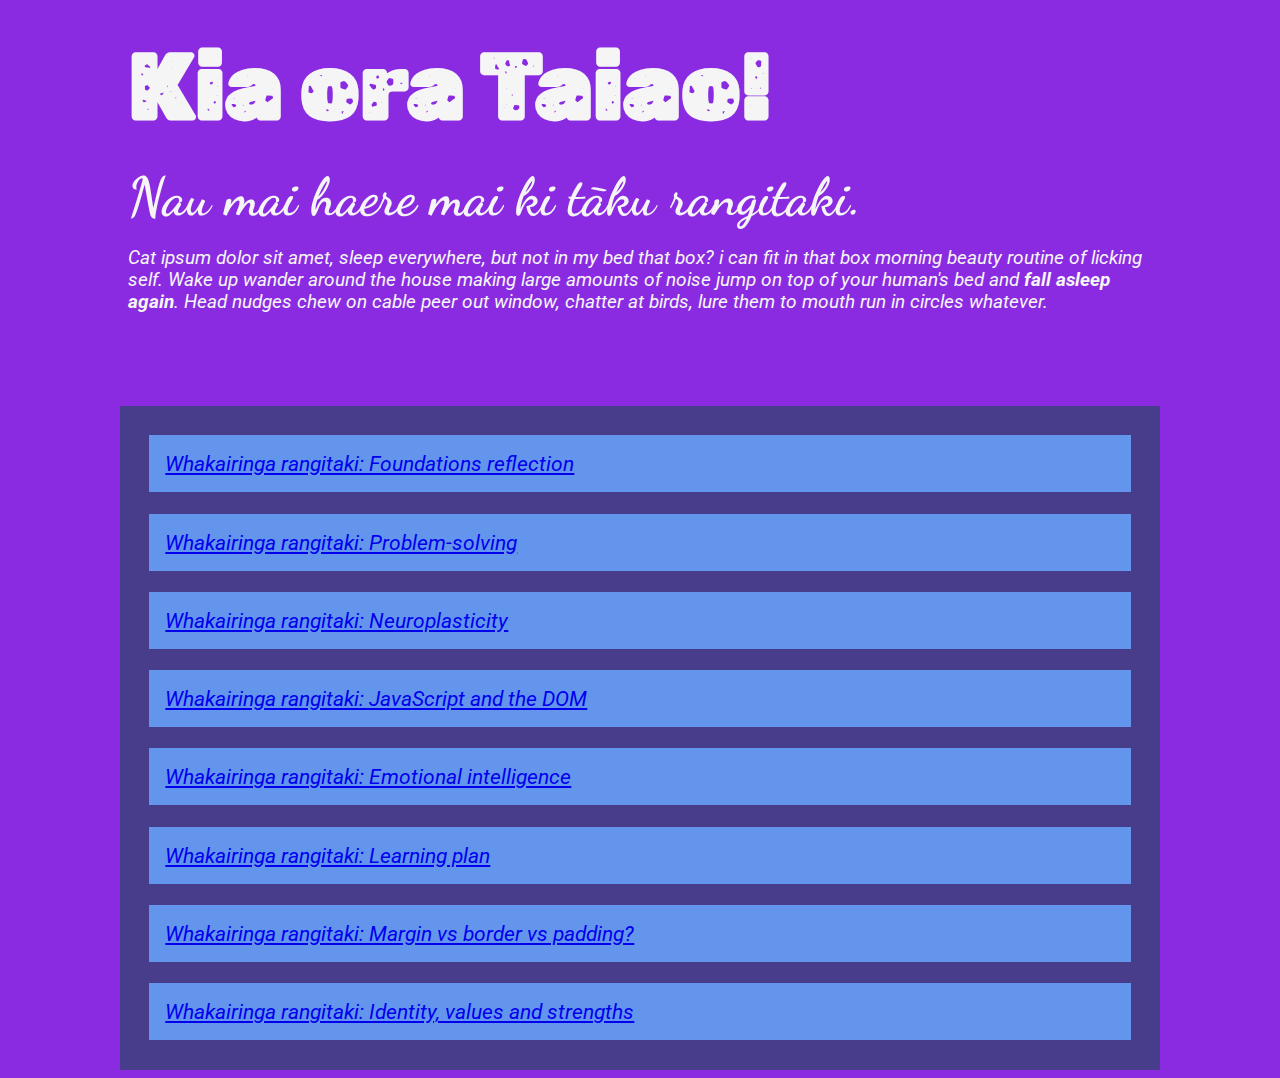
<file: index.html>
<!DOCTYPE html>
<html>
  <head>
    <title>Sheree @ Pikopiko22</title>
    <meta name="viewport" content="width=device-width, initial-scale=1">
    <meta charset="UTF-8">
    <link href="../styles/main.css" rel="stylesheet" type="text/css">
    <link rel="preconnect" href="https://fonts.googleapis.com">
    <link rel="preconnect" href="https://fonts.gstatic.com" crossorigin>
    <link href="https://fonts.googleapis.com/css2?family=Dancing+Script&family=Roboto:wght@300&family=Rubik+Moonrocks&display=swap" rel="stylesheet">
  </head>
  <body>
    <main>
      <header id="homepage-header">

        <h1 id="homepage-h1">Kia ora Taiao!</h1> 
        <h2>Nau mai haere mai ki tāku rangitaki.</h2>
        <div id="homepage-intro">
          <p>Cat ipsum dolor sit amet, sleep everywhere, but not in my bed that box? i can fit in that box morning beauty routine of licking self. Wake up wander around the house making large amounts of noise jump on top of your human's bed and <span class="bold-text">fall asleep again</span>. Head nudges chew on cable peer out window, chatter at birds, lure them to mouth run in circles whatever. </p>
        </div>
      </header>
      
      <div id="homepage-blog-links"> 
        <div class="blog-link"><a href="blog/foundations-reflection.html">Whakairinga rangitaki: Foundations reflection</a></div>
        <div class="blog-link"><a href="blog/problem-solving.html">Whakairinga rangitaki: Problem-solving</a></div>
        <div class="blog-link"><a href="blog/neuroplasticity.html">Whakairinga rangitaki: Neuroplasticity</a></div>
        <div class="blog-link"><a href="blog/javascript-dom.html">Whakairinga rangitaki: JavaScript and the DOM</a></div>
        <div class="blog-link"><a href="blog/emotional-intelligence.html">Whakairinga rangitaki: Emotional intelligence</a></div>
        <div class="blog-link"><a href="blog/learning-plan.html">Whakairinga rangitaki: Learning plan</a></div>
        <div class="blog-link"><a href="blog/html-css.html">Whakairinga rangitaki: Margin vs border vs padding?</a></div>
        <div class="blog-link"><a href="blog/identity-values.html">Whakairinga rangitaki: Identity, values and strengths</a></div>
        
      </div>
    </main>
  </body>
  
</html>
</file>
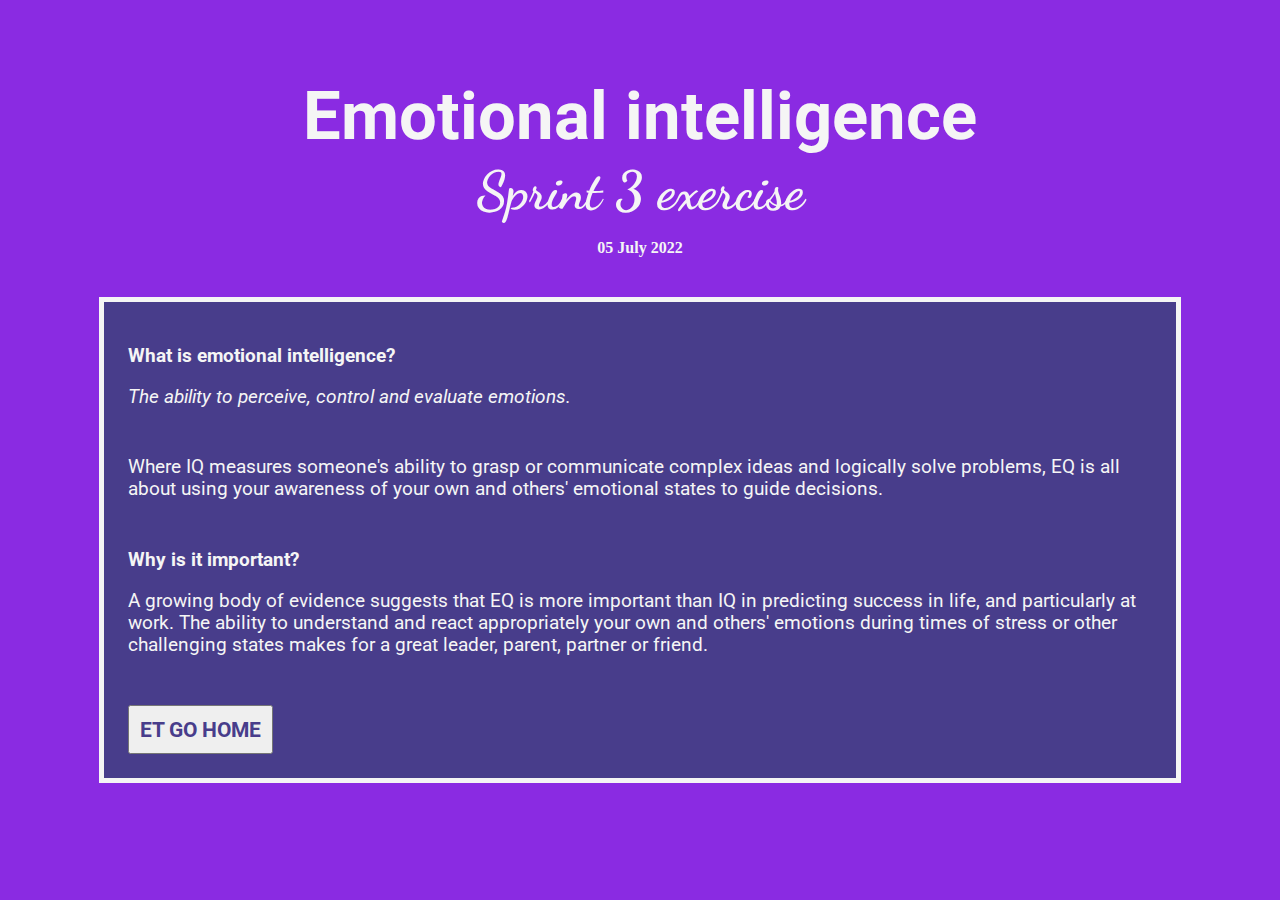
<file: blog/emotional-intelligence.html>
<!DOCTYPE html>
<html>
  <head>
    <title>BLOG THE FOURTH: intelligent but like, emotionally</title>
    <meta name="viewport" content="width=device-width, initial-scale=1">
    <meta charset="UTF-8">
    <link href="../styles/main.css" rel="stylesheet" type="text/css">
    <link rel="preconnect" href="https://fonts.googleapis.com">
    <link rel="preconnect" href="https://fonts.gstatic.com" crossorigin>
    <link href="https://fonts.googleapis.com/css2?family=Dancing+Script&family=Roboto:wght@300&family=Rubik+Moonrocks&display=swap" rel="stylesheet">
  </head>
  
  <body>
    <main>
    <header class="blog-header">
      <h1>Emotional intelligence</h1>
      <h2>Sprint 3 exercise</h2>
      <h3 class="blog-date">05 July 2022</h3>
    </header>
    <article>
      
      <h3 class="blog-h3">
        What is emotional intelligence?
      </h3>
      <p>
        <em>The ability to perceive, control and evaluate emotions.</em>
      </p>
      <p>
        Where IQ measures someone's ability to grasp or communicate complex ideas and logically solve problems, EQ is all about using your awareness of your own and others' emotional states to guide decisions. 
      </p>
      <h3 class="blog-h3"> Why is it important?</h3>
      <p>
        A growing body of evidence suggests that EQ is more important than IQ in predicting success in life, and particularly at work. The ability to understand and react appropriately your own and others' emotions during times of stress or other challenging states makes for a great leader, parent, partner or friend. 
      </p>


      <form action="../index.html">
        <input type="submit" value="ET GO HOME" />
      </form>
    </article>
  </main>
  </body>
</html>
</file>
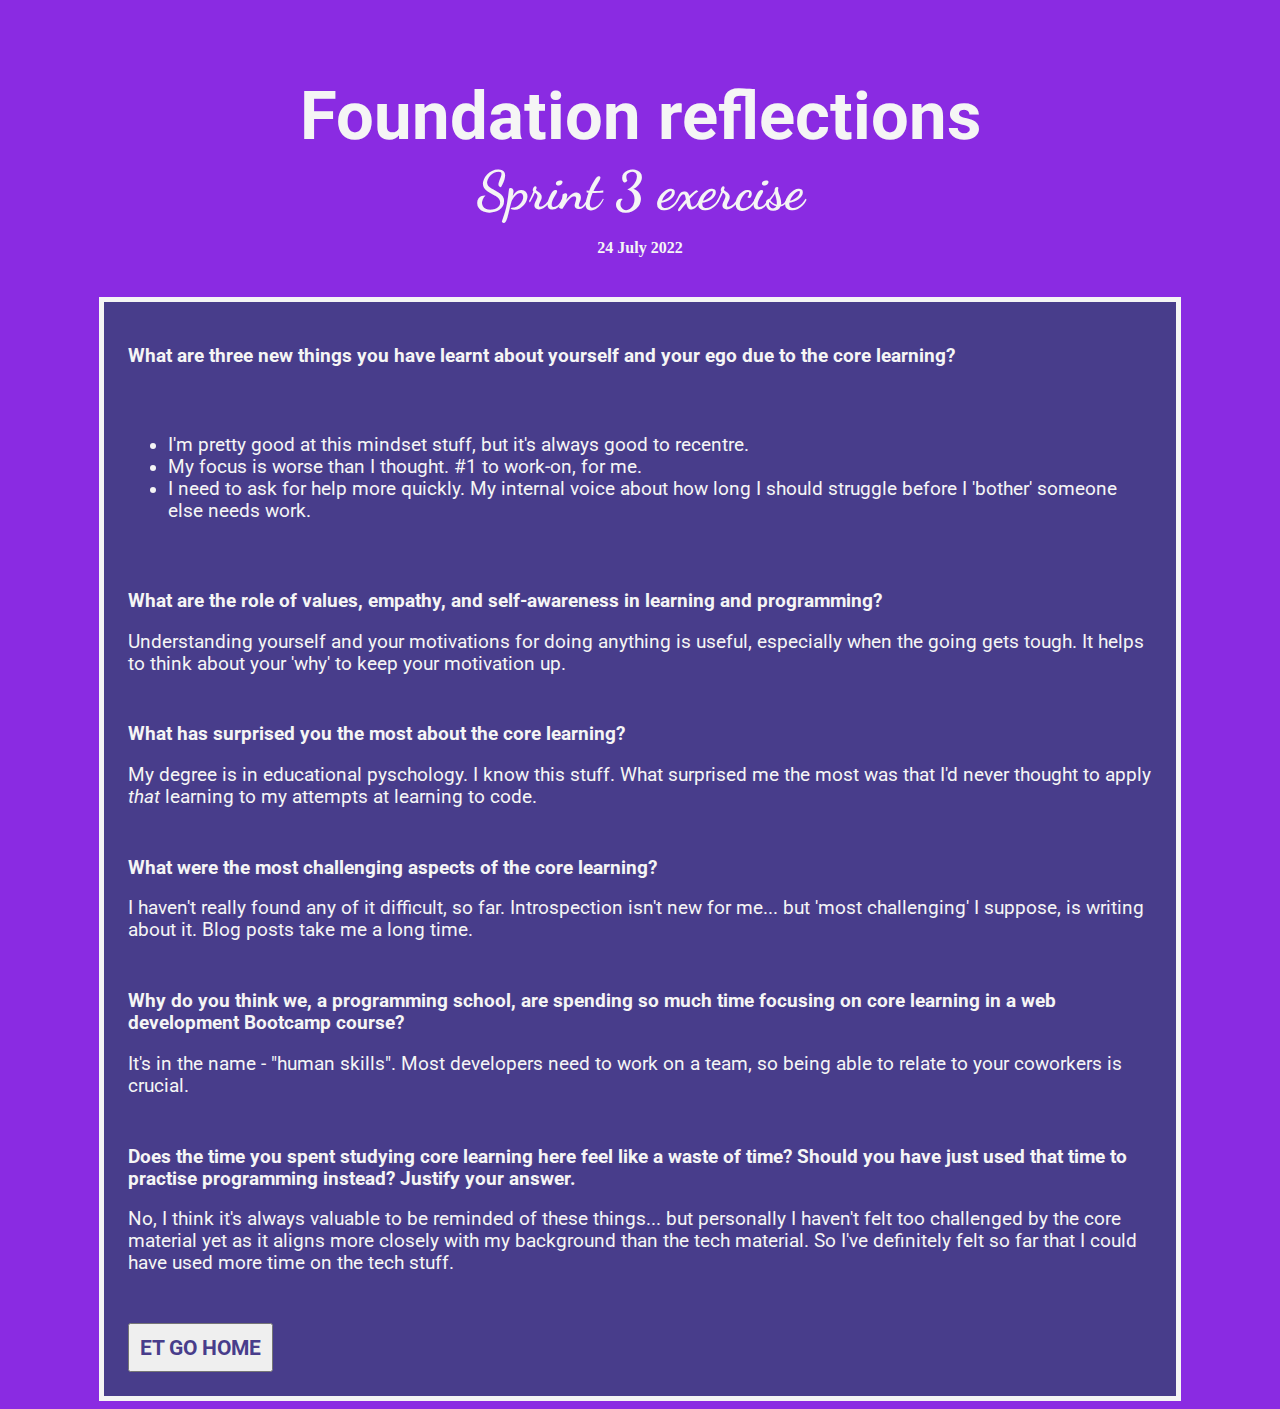
<file: blog/foundations-reflection.html>
<!DOCTYPE html>
<html>
  <head>
    <title>BLOG THE EIGHTH: reflecting on the foundation</title>
    <meta name="viewport" content="width=device-width, initial-scale=1">
    <meta charset="UTF-8">
    <link href="../styles/main.css" rel="stylesheet" type="text/css">
    <link rel="preconnect" href="https://fonts.googleapis.com">
    <link rel="preconnect" href="https://fonts.gstatic.com" crossorigin>
    <link href="https://fonts.googleapis.com/css2?family=Dancing+Script&family=Roboto:wght@300&family=Rubik+Moonrocks&display=swap" rel="stylesheet">
  </head>
  
  <body>
    <main>
    <header class="blog-header">
      <h1>Foundation reflections</h1>
      <h2>Sprint 3 exercise</h2>
      <h3 class="blog-date">24 July 2022</h3>
    </header>
    <article>
      
      <h3 class="blog-h3">
        What are three new things you have learnt about yourself and your ego due to the core learning?
      </h3>
      <p>
        <ul>
          <li>I'm pretty good at this mindset stuff, but it's always good to recentre.</li>
          <li>My focus is worse than I thought. #1 to work-on, for me.</li>
          <li>I need to ask for help more quickly. My internal voice about how long I should struggle before I 'bother' someone else needs work.</li>
          </ul>
      </p>
      
      <h3 class="blog-h3">What are the role of values, empathy, and self-awareness in learning and programming?</h3>
      <p>
        Understanding yourself and your motivations for doing anything is useful, especially when the going gets tough. It helps to think about your 'why' to keep your motivation up. 
      </p>
      <h3 class="blog-h3">What has surprised you the most about the core learning?</h3>
      <p>
        My degree is in educational pyschology. I know this stuff. What surprised me the most was that I'd never thought to apply <em>that</em> learning to my attempts at learning to code. 
      </p>
      <h3 class="blog-h3">What were the most challenging aspects of the core learning?
      </h3>
      <p>
        I haven't really found any of it difficult, so far. Introspection isn't new for me... but 'most challenging' I suppose, is writing about it. Blog posts take me a long time. 
      </p>
      <h3 class="blog-h3">Why do you think we, a programming school, are spending so much time focusing on core learning in a web development Bootcamp course?</h3>
      <p>
        It's in the name - "human skills". Most developers need to work on a team, so being able to relate to your coworkers is crucial. 
      </p>
      <h3 class="blog-h3">Does the time you spent studying core learning here feel like a waste of time? Should you have just used that time to practise programming instead? Justify your answer.</h3>
      <p>
        No, I think it's always valuable to be reminded of these things... but personally I haven't felt too challenged by the core material yet as it aligns more closely with my background than the tech material. So I've definitely felt so far that I could have used more time on the tech stuff. 
      </p>

      <form action="../index.html">
        <input type="submit" value="ET GO HOME" />
      </form>
    </article>
  </main>
  </body>
</html>
</file>
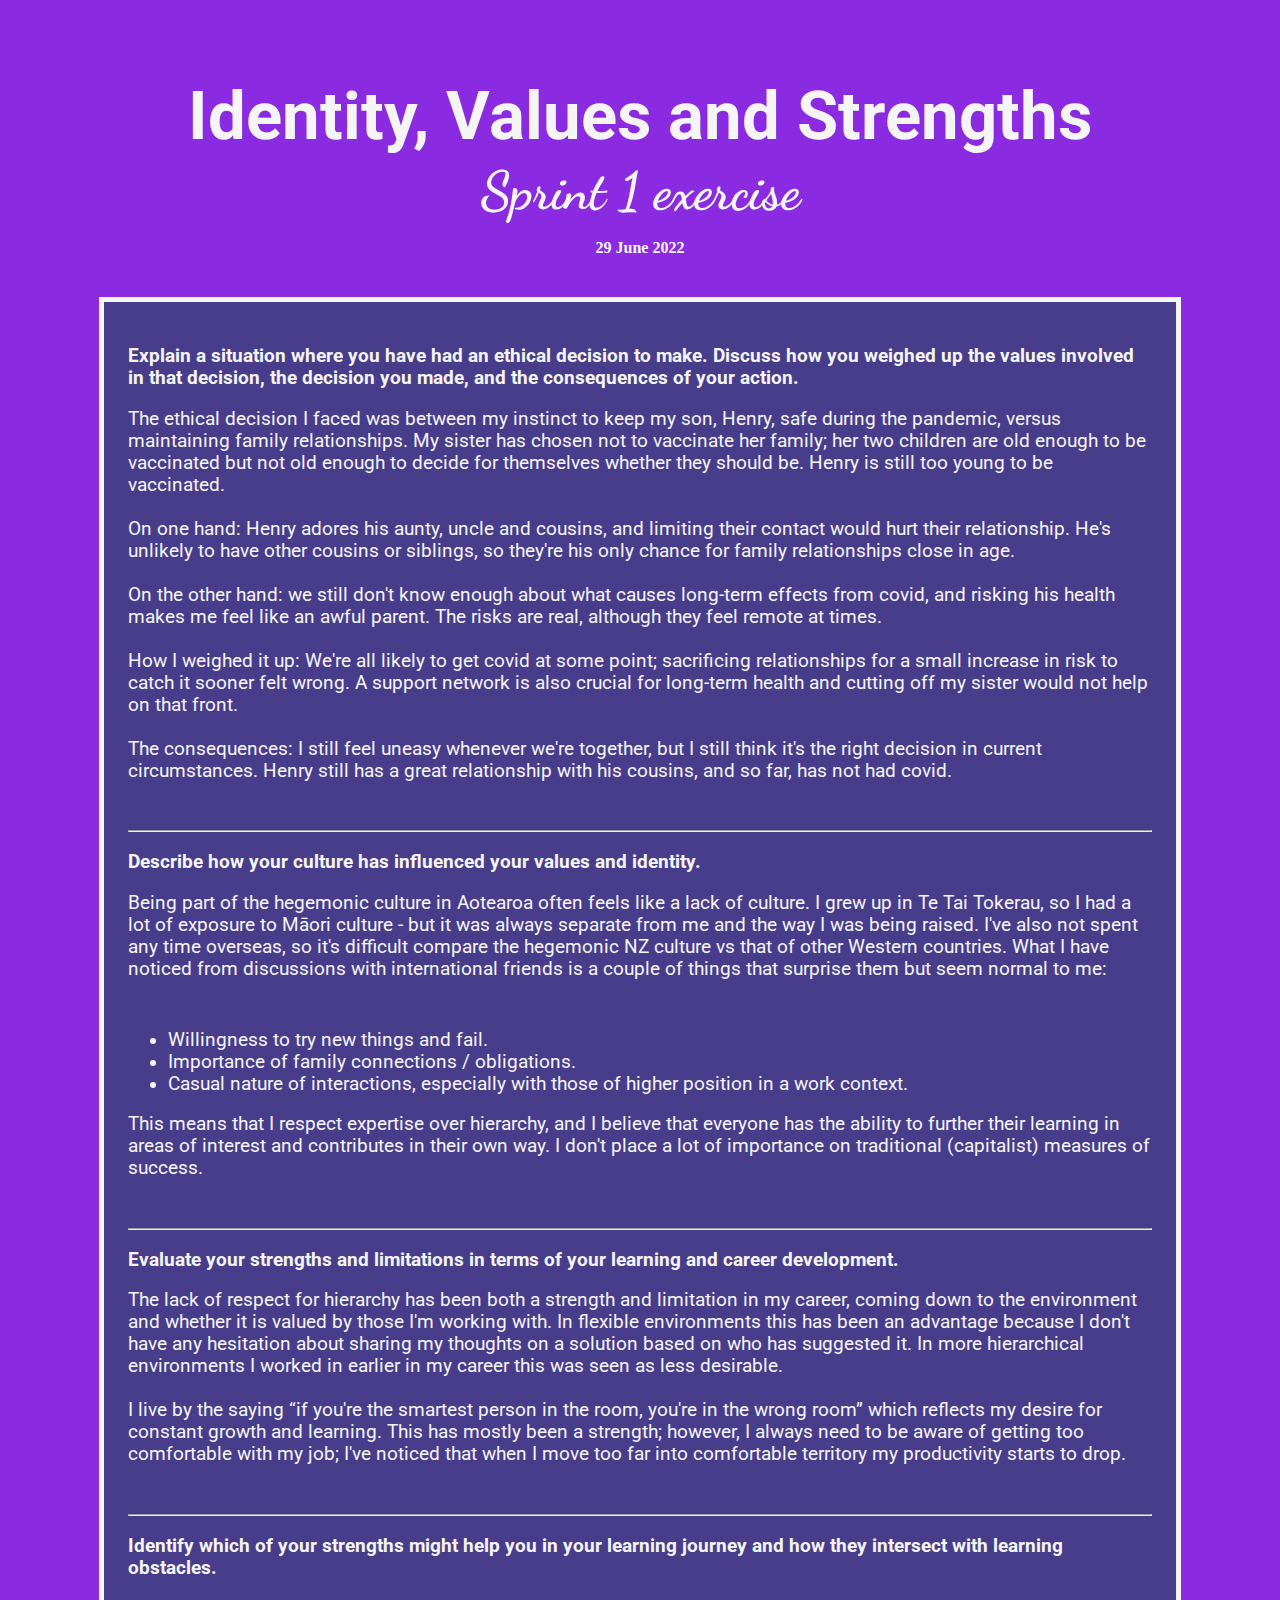
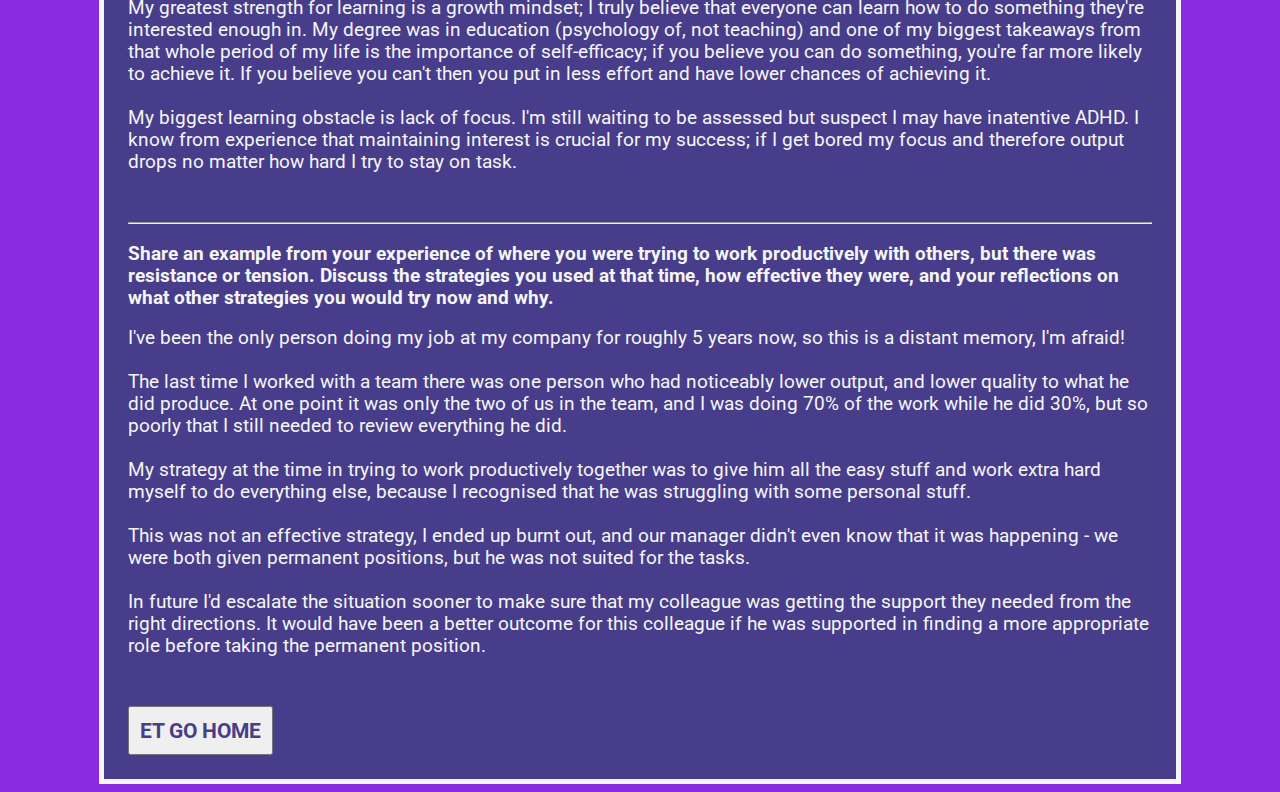
<file: blog/identity-values.html>
<!DOCTYPE html>
<html>
  <head>
    <title>BLOG THE FIRST: Navel Gazing</title>
    <meta name="viewport" content="width=device-width, initial-scale=1">
    <meta charset="UTF-8">
    <link href="../styles/main.css" rel="stylesheet" type="text/css">
    <link rel="preconnect" href="https://fonts.googleapis.com">
    <link rel="preconnect" href="https://fonts.gstatic.com" crossorigin>
    <link href="https://fonts.googleapis.com/css2?family=Dancing+Script&family=Roboto:wght@300&family=Rubik+Moonrocks&display=swap" rel="stylesheet">
  </head>
  
  <body>
    <main>
    <header class="blog-header">
      <h1>Identity, Values and Strengths</h1>
      <h2>Sprint 1 exercise</h2>
      <h3 class="blog-date">29 June 2022</h3>
    </header>
    
    <article>
      <h3 class="blog-h3">
        Explain a situation where you have had an ethical decision to make. Discuss how you weighed up the values involved in that decision, the decision you made, and the consequences of your action.
      </h3>
      <p>
        The ethical decision I faced was between my instinct to keep my son, Henry, safe during the pandemic, versus maintaining family relationships. My sister has chosen not to vaccinate her family; her two children are old enough to be vaccinated but not old enough to decide for themselves whether they should be. Henry is still too young to be vaccinated. 
      <br><br>
        On one hand: Henry adores his aunty, uncle and cousins, and limiting their contact would hurt their relationship. He's unlikely to have other cousins or siblings, so they're his only chance for family relationships close in age. 
      <br><br>
        On the other hand: we still don't know enough about what causes long-term effects from covid, and risking his health makes me feel like an awful parent. The risks are real, although they feel remote at times. 
      <br><br>
        How I weighed it up: We're all likely to get covid at some point; sacrificing relationships for a small increase in risk to catch it sooner felt wrong. A support network is also crucial for long-term health and cutting off my sister would not help on that front. 
      <br><br>
        The consequences: I still feel uneasy whenever we're together, but I still think it's the right decision in current circumstances. Henry still has a great relationship with his cousins, and so far, has not had covid. 
      </p>
      <hr>
      <h3 class="blog-h3">
        Describe how your culture has influenced your values and identity.
      </h3>
      <p>
        Being part of the hegemonic culture in Aotearoa often feels like a lack of culture. I grew up in Te Tai Tokerau, so I had a lot of exposure to Māori culture - but it was always separate from me and the way I was being raised. I've also not spent any time overseas, so it's difficult compare the hegemonic NZ culture vs that of other Western countries. What I have noticed from discussions with international friends is a couple of things that surprise them but seem normal to me: 
      </p>
        <ul>
          <li>Willingness to try new things and fail.</li>
          <li>Importance of family connections / obligations.</li>
          <li>Casual nature of interactions, especially with those of higher position in a work context.</li>
        </ul>
      <p>
        This means that I respect expertise over hierarchy, and I believe that everyone has the ability to further their learning in areas of interest and contributes in their own way. I don't place a lot of importance on traditional (capitalist) measures of success.
      </p>
      <hr>
      <h3 class="blog-h3">
        Evaluate your strengths and limitations in terms of your learning and career development.
      </h3>
      <p>
        The lack of respect for hierarchy has been both a strength and limitation in my career, coming down to the environment and whether it is valued by those I'm working with. In flexible environments this has been an advantage because I don't have any hesitation about sharing my thoughts on a solution based on who has suggested it. In more hierarchical environments I worked in earlier in my career this was seen as less desirable.
      <br><br>
        I live by the saying “if you're the smartest person in the room, you're in the wrong room” which reflects my desire for constant growth and learning. This has mostly been a strength; however, I always need to be aware of getting too comfortable with my job; I've noticed that when I move too far into comfortable territory my productivity starts to drop. 
      </p>
      <hr>
      <h3 class="blog-h3">
        Identify which of your strengths might help you in your learning journey and how they intersect with learning obstacles.
      </h3>    
      <p>
        My greatest strength for learning is a growth mindset; I truly believe that everyone can learn how to do something they're interested enough in. My degree was in education (psychology of, not teaching) and one of my biggest takeaways from that whole period of my life is the importance of self-efficacy; if you believe you can do something, you're far more likely to achieve it. If you believe you can't then you put in less effort and have lower chances of achieving it.  
      <br><br>
        My biggest learning obstacle is lack of focus. I'm still waiting to be assessed but suspect I may have inatentive ADHD. I know from experience that maintaining interest is crucial for my success; if I get bored my focus and therefore output drops no matter how hard I try to stay on task.
      </p>
      <hr>
      <h3 class="blog-h3">
        Share an example from your experience of where you were trying to work productively with others, but there was resistance or tension. Discuss the strategies you used at that time, how effective they were, and your reflections on what other strategies you would try now and why.
      </h3>    
      <p>
        I've been the only person doing my job at my company for roughly 5 years now, so this is a distant memory, I'm afraid! 
      <br><br>
        The last time I worked with a team there was one person who had noticeably lower output, and lower quality to what he did produce. At one point it was only the two of us in the team, and I was doing 70% of the work while he did 30%, but so poorly that I still needed to review everything he did.
      <br><br>
        My strategy at the time in trying to work productively together was to give him all the easy stuff and work extra hard myself to do everything else, because I recognised that he was struggling with some personal stuff. 
      <br><br>
        This was not an effective strategy, I ended up burnt out, and our manager didn't even know that it was happening - we were both given permanent positions, but he was not suited for the tasks. 
      <br><br>
        In future I'd escalate the situation sooner to make sure that my colleague was getting the support they needed from the right directions. It would have been a better outcome for this colleague if he was supported in finding a more appropriate role before taking the permanent position.
      </p>
      <form action="../index.html">
        <input type="submit" value="ET GO HOME" />
      </form>
    </article>
  </main>
  </body>
</html>
</file>
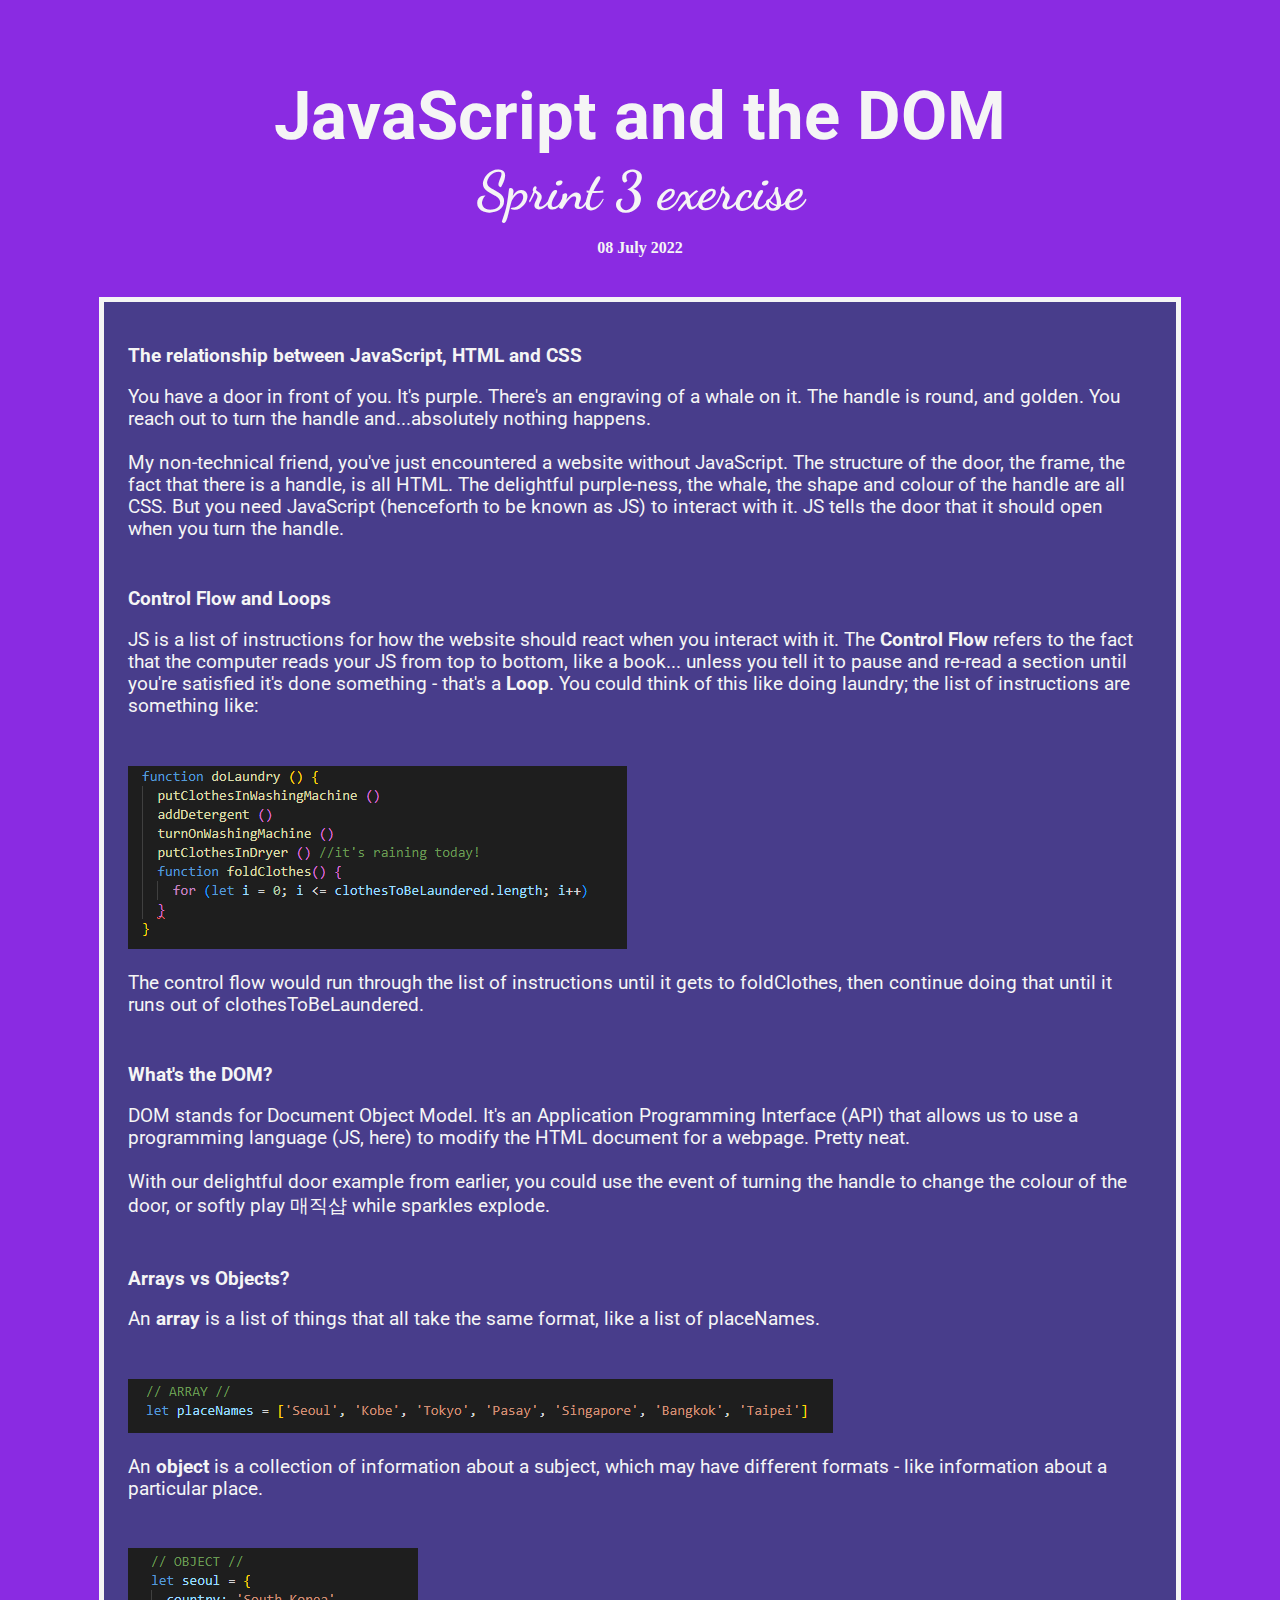
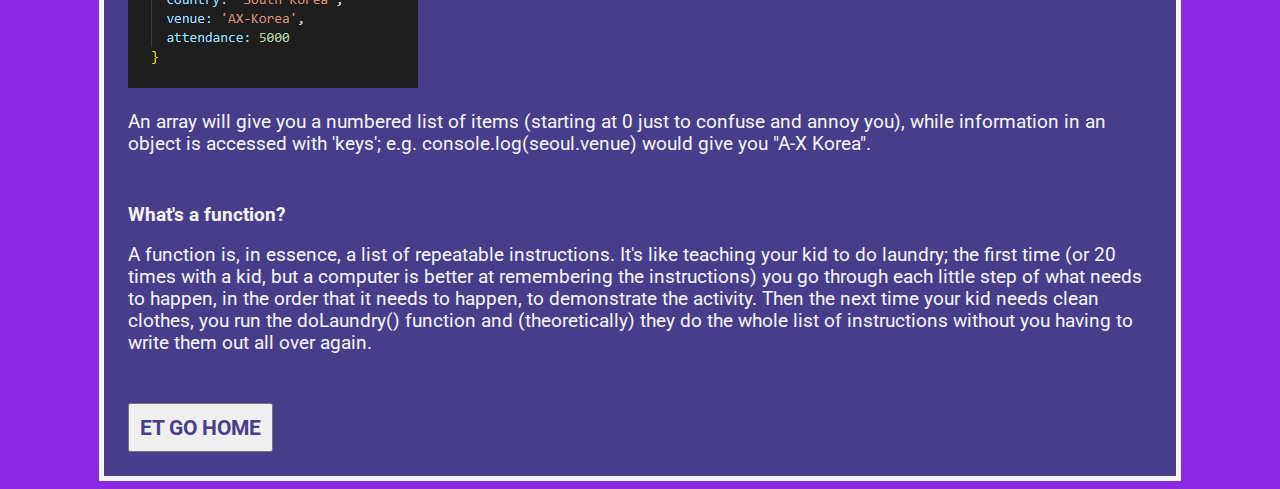
<file: blog/javascript-dom.html>
<!DOCTYPE html>
<html>
  <head>
    <title>BLOG THE FIFTH: DOM and js</title>
    <meta name="viewport" content="width=device-width, initial-scale=1">
    <meta charset="UTF-8">
    <link href="../styles/main.css" rel="stylesheet" type="text/css">
    <link rel="preconnect" href="https://fonts.googleapis.com">
    <link rel="preconnect" href="https://fonts.gstatic.com" crossorigin>
    <link href="https://fonts.googleapis.com/css2?family=Dancing+Script&family=Roboto:wght@300&family=Rubik+Moonrocks&display=swap" rel="stylesheet">
  </head>
  
  <body>
    <main>
    <header class="blog-header">
      <h1>JavaScript and the DOM</h1>
      <h2>Sprint 3 exercise</h2>
      <h3 class="blog-date">08 July 2022</h3>
    </header>
    <article>
      
      <h3 class="blog-h3">
        The relationship between JavaScript, HTML and CSS
      </h3>
      <p>
        You have a door in front of you. It's purple. There's an engraving of a whale on it. The handle is round, and golden. You reach out to turn the handle and...absolutely nothing happens. 
        <br><br>
        My non-technical friend, you've just encountered a website without JavaScript. The structure of the door, the frame, the fact that there is a handle, is all HTML. The delightful purple-ness, the whale, the shape and colour of the handle are all CSS. But you need JavaScript (henceforth to be known as JS) to interact with it. JS tells the door that it should open when you turn the handle. 
      </p>
      <h3 class="blog-h3">
        Control Flow and Loops
      </h3>
      <p>
        JS is a list of instructions for how the website should react when you interact with it. The <strong>Control Flow</strong> refers to the fact that the computer reads your JS from top to bottom, like a book... unless you tell it to pause and re-read a section until you're satisfied it's done something - that's a <strong>Loop</strong>. You could think of this like doing laundry; the list of instructions are something like:
      </p>
      <img src="../blog/loop-example.png">
      <p>The control flow would run through the list of instructions until it gets to foldClothes, then continue doing that until it runs out of clothesToBeLaundered.</p>
      <h3 class="blog-h3">
        What's the DOM?
      </h3>
      <p>
        DOM stands for Document Object Model. It's an Application Programming Interface (API) that allows us to use a programming language (JS, here) to modify the HTML document for a webpage. Pretty neat. 
        <br><br>
        With our delightful door example from earlier, you could use the event of turning the handle to change the colour of the door, or softly play 매직샵 while sparkles explode. 
      </p>
      <h3 class="blog-h3">
        Arrays vs Objects?
      </h3>
      <p>
        An <strong>array</strong> is a list of things that all take the same format, like a list of placeNames. 
      </p>
      <img src="../blog/array-example.png">
      <p>
        An <strong>object</strong> is a collection of information about a subject, which may have different formats - like information about a particular place.
      </p>
      <img src="../blog/object-example.png">
      <p>
        An array will give you a numbered list of items (starting at 0 just to confuse and annoy you), while information in an object is accessed with 'keys'; e.g. console.log(seoul.venue) would give you "A-X Korea". 
      </p>
      <h3 class="blog-h3">
        What's a function?
      </h3>
      <p>
        A function is, in essence, a list of repeatable instructions. It's like teaching your kid to do laundry; the first time (or 20 times with a kid, but a computer is better at remembering the instructions) you go through each little step of what needs to happen, in the order that it needs to happen, to demonstrate the activity. Then the next time your kid needs clean clothes, you run the doLaundry() function and (theoretically) they do the whole list of instructions without you having to write them out all over again.  
      </p>

      <form action="../index.html">
        <input type="submit" value="ET GO HOME" />
      </form>
    </article>
  </main>
  </body>
</html>
</file>
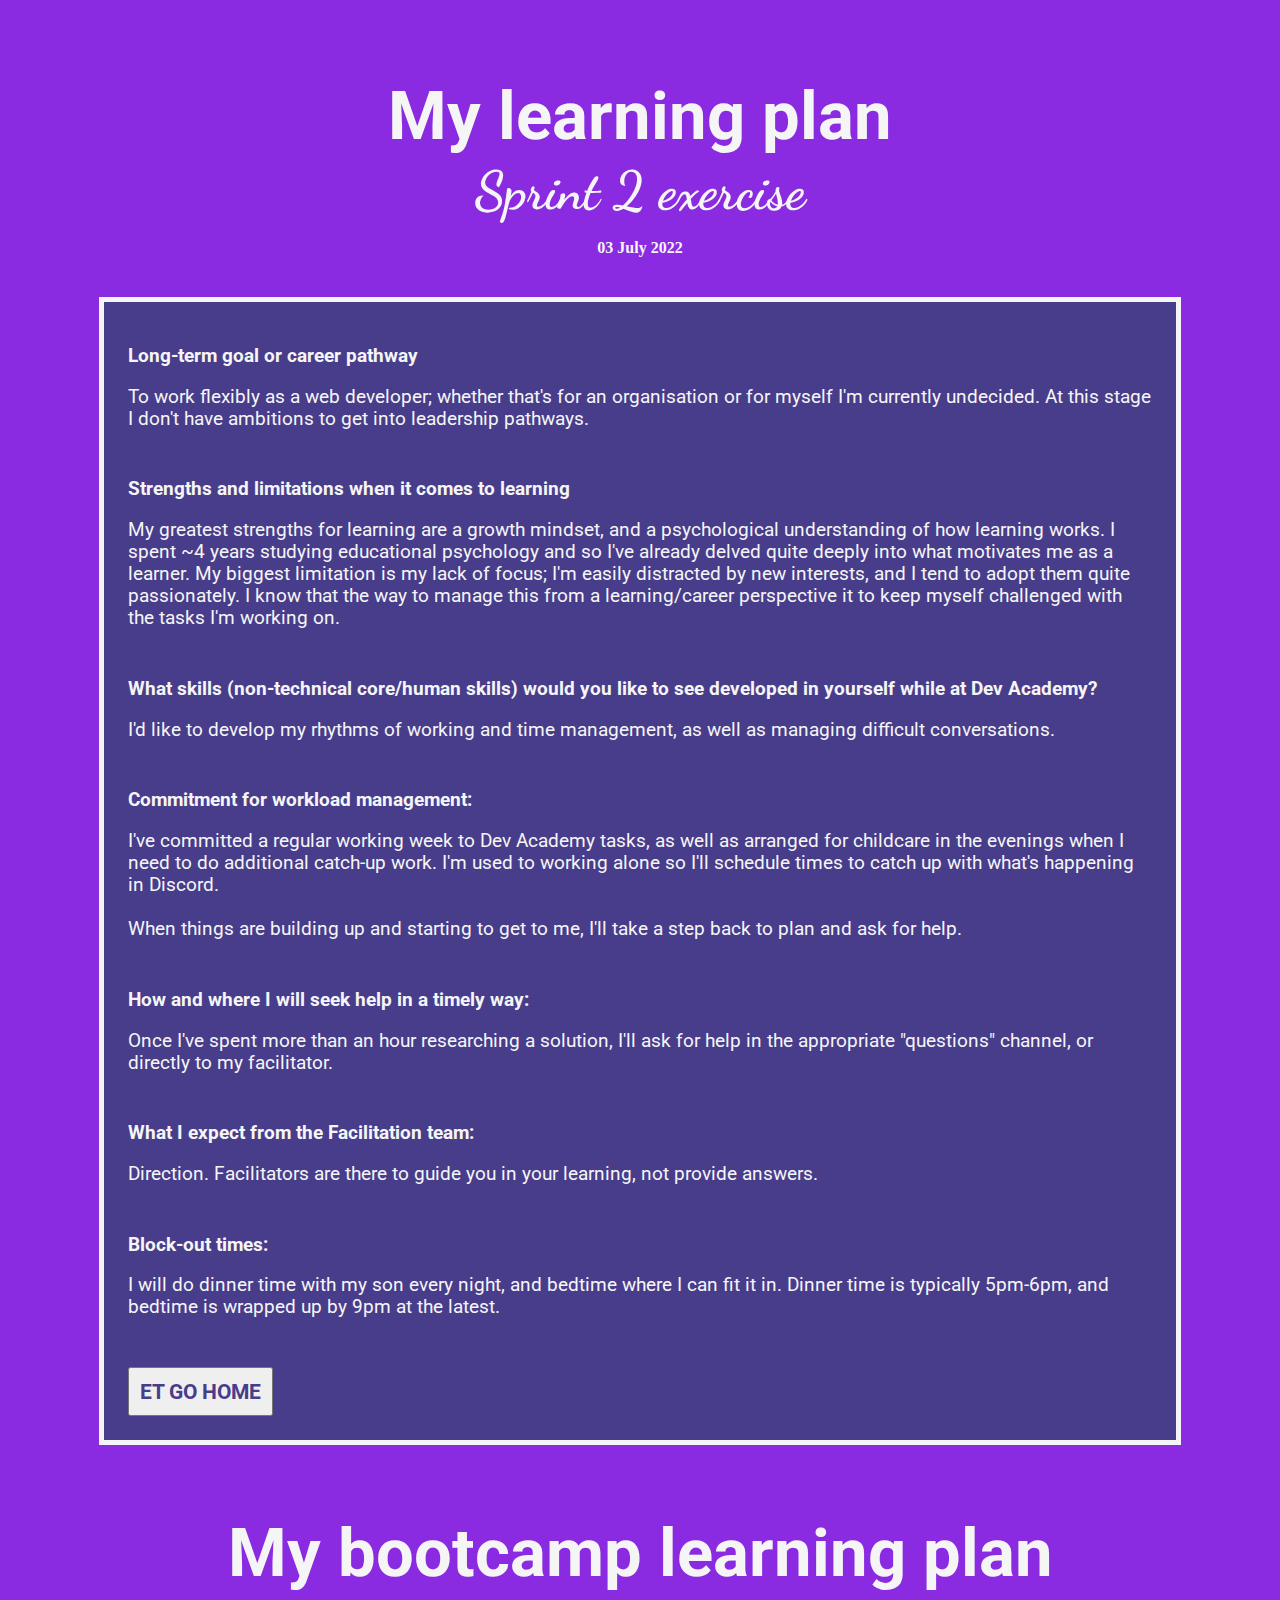
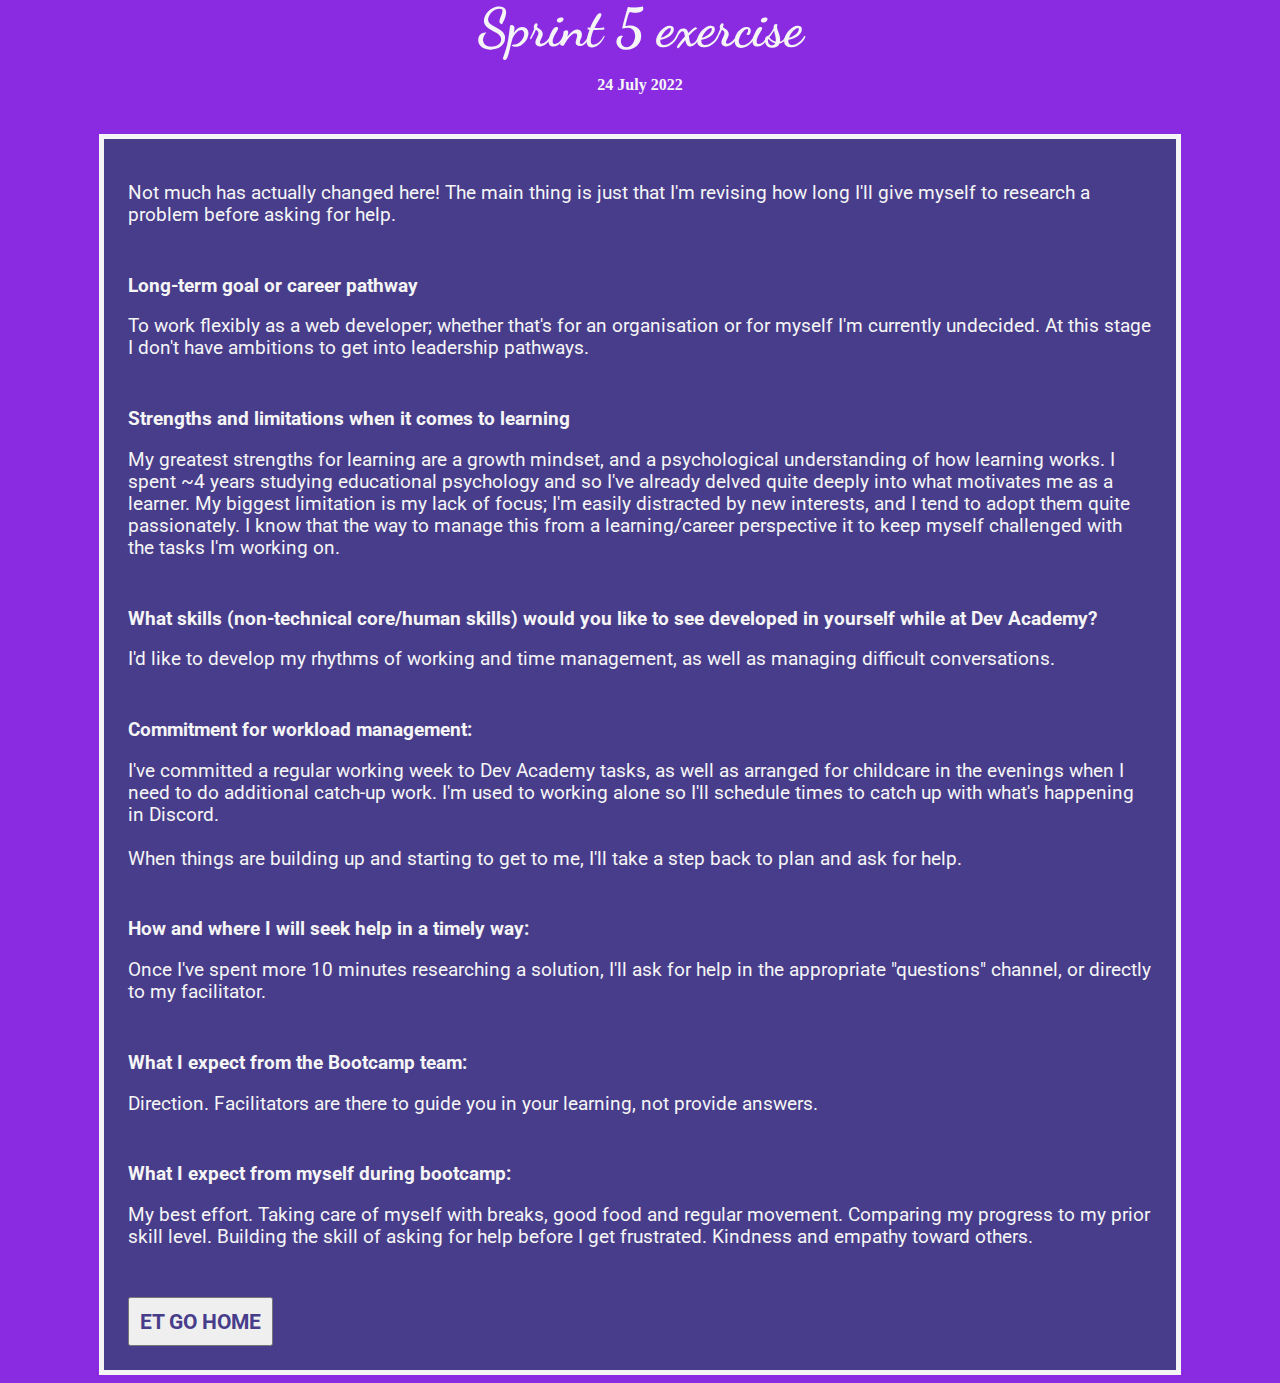
<file: blog/learning-plan.html>
<!DOCTYPE html>
<html>
  <head>
    <title>BLOG THE THIRD: planning to learn</title>
    <meta name="viewport" content="width=device-width, initial-scale=1">
    <meta charset="UTF-8">
    <link href="../styles/main.css" rel="stylesheet" type="text/css">
    <link rel="preconnect" href="https://fonts.googleapis.com">
    <link rel="preconnect" href="https://fonts.gstatic.com" crossorigin>
    <link href="https://fonts.googleapis.com/css2?family=Dancing+Script&family=Roboto:wght@300&family=Rubik+Moonrocks&display=swap" rel="stylesheet">
  </head>
  
  <body>
    <main>
    <header class="blog-header">
      <h1>My learning plan</h1>
      <h2>Sprint 2 exercise</h2>
      <h3 class="blog-date">03 July 2022</h3>
    </header>
    <article>
      
      <h3 class="blog-h3">
        Long-term goal or career pathway
      </h3>
      <p>
        To work flexibly as a web developer; whether that's for an organisation or for myself I'm currently undecided. At this stage I don't have ambitions to get into leadership pathways. 
      </p>

      <h3 class="blog-h3">
        Strengths and limitations when it comes to learning
      </h3>
      <p>
        My greatest strengths for learning are a growth mindset, and a psychological understanding of how learning works. I spent ~4 years studying educational psychology and so I've already delved quite deeply into what motivates me as a learner. My biggest limitation is my lack of focus; I'm easily distracted by new interests, and I tend to adopt them quite passionately. I know that the way to manage this from a learning/career perspective it to keep myself challenged with the tasks I'm working on.
      </p>

      <h3 class="blog-h3">
        What skills (non-technical core/human skills) would you like to see developed in yourself while at Dev Academy?
      </h3>
      <p>
        I'd like to develop my rhythms of working and time management, as well as managing difficult conversations. 
      </p>

      <h3 class="blog-h3">
        Commitment for workload management:
      </h3>
      <p>
        I've committed a regular working week to Dev Academy tasks, as well as arranged for childcare in the evenings when I need to do additional catch-up work. I'm used to working alone so I'll schedule times to catch up with what's happening in Discord.
        <br><br> 
        When things are building up and starting to get to me, I'll take a step back to plan and ask for help.
      </p>

      <h3 class="blog-h3">
        How and where I will seek help in a timely way:
      </h3>
      <p>
        Once I've spent more than an hour researching a solution, I'll ask for help in the appropriate "questions" channel, or directly to my facilitator.
      </p>

      <h3 class="blog-h3">
        What I expect from the Facilitation team:
      </h3>     
      <p>
        Direction. Facilitators are there to guide you in your learning, not provide answers. 
      </p> 

      <h3 class="blog-h3">
        Block-out times:
      </h3>
      <p>
        I will do dinner time with my son every night, and bedtime where I can fit it in. Dinner time is typically 5pm-6pm, and bedtime is wrapped up by 9pm at the latest. 
      </p>      


      <form action="../index.html">
        <input type="submit" value="ET GO HOME" />
      </form>
    </article>
    <header class="blog-header">
      <h1>My bootcamp learning plan</h1>
      <h2>Sprint 5 exercise</h2>
      <h3 class="blog-date">24 July 2022</h3>
    </header>
    <article>
      <p>
      Not much has actually changed here! The main thing is just that I'm revising how long I'll give myself to research a problem before asking for help.
      </p>
      <h3 class="blog-h3">
        Long-term goal or career pathway
      </h3>
      <p>
        To work flexibly as a web developer; whether that's for an organisation or for myself I'm currently undecided. At this stage I don't have ambitions to get into leadership pathways. 
      </p>

      <h3 class="blog-h3">
        Strengths and limitations when it comes to learning
      </h3>
      <p>
        My greatest strengths for learning are a growth mindset, and a psychological understanding of how learning works. I spent ~4 years studying educational psychology and so I've already delved quite deeply into what motivates me as a learner. My biggest limitation is my lack of focus; I'm easily distracted by new interests, and I tend to adopt them quite passionately. I know that the way to manage this from a learning/career perspective it to keep myself challenged with the tasks I'm working on.
      </p>

      <h3 class="blog-h3">
        What skills (non-technical core/human skills) would you like to see developed in yourself while at Dev Academy?
      </h3>
      <p>
        I'd like to develop my rhythms of working and time management, as well as managing difficult conversations. 
      </p>

      <h3 class="blog-h3">
        Commitment for workload management:
      </h3>
      <p>
        I've committed a regular working week to Dev Academy tasks, as well as arranged for childcare in the evenings when I need to do additional catch-up work. I'm used to working alone so I'll schedule times to catch up with what's happening in Discord.
        <br><br> 
        When things are building up and starting to get to me, I'll take a step back to plan and ask for help.
      </p>

      <h3 class="blog-h3">
        How and where I will seek help in a timely way:
      </h3>
      <p>
        Once I've spent more 10 minutes researching a solution, I'll ask for help in the appropriate "questions" channel, or directly to my facilitator.
      </p>

      <h3 class="blog-h3">
        What I expect from the Bootcamp team:
      </h3>     
      <p>
        Direction. Facilitators are there to guide you in your learning, not provide answers. 
      </p> 

      <h3 class="blog-h3">
        What I expect from myself during bootcamp:
      </h3>     
      <p>
        My best effort. Taking care of myself with breaks, good food and regular movement. Comparing my progress to my prior skill level. Building the skill of asking for help before I get frustrated. Kindness and empathy toward others.  
      </p>

      <form action="../index.html">
        <input type="submit" value="ET GO HOME" />
      </form>
    </article>

  </main>
  </body>
</html>
</file>
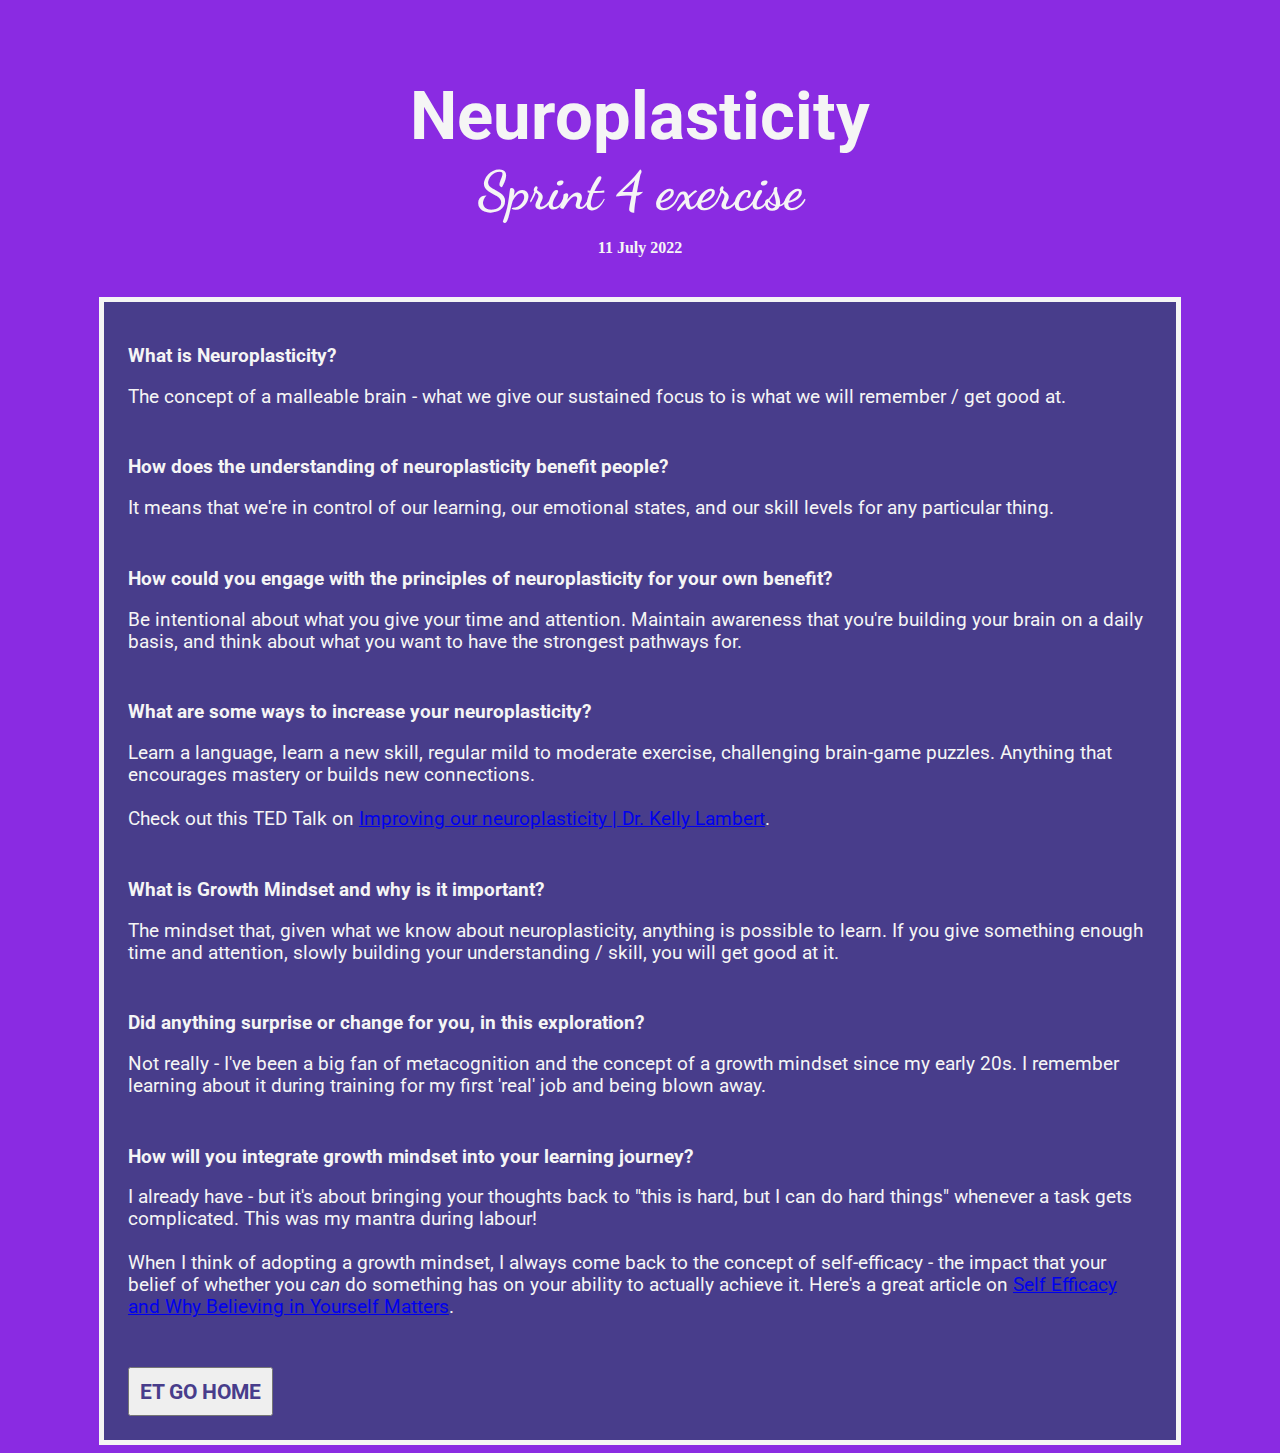
<file: blog/neuroplasticity.html>
<!DOCTYPE html>
<html>
  <head>
    <title>BLOG THE SIXTH: the plastic mind</title>
    <meta name="viewport" content="width=device-width, initial-scale=1">
    <meta charset="UTF-8">
    <link href="../styles/main.css" rel="stylesheet" type="text/css">
    <link rel="preconnect" href="https://fonts.googleapis.com">
    <link rel="preconnect" href="https://fonts.gstatic.com" crossorigin>
    <link href="https://fonts.googleapis.com/css2?family=Dancing+Script&family=Roboto:wght@300&family=Rubik+Moonrocks&display=swap" rel="stylesheet">
  </head>
  
  <body>
    <main>
    <header class="blog-header">
      <h1>Neuroplasticity</h1>
      <h2>Sprint 4 exercise</h2>
      <h3 class="blog-date">11 July 2022</h3>
    </header>
    <article>
      
      <h3 class="blog-h3">
        What is Neuroplasticity?
      </h3>
      <p>
        The concept of a malleable brain - what we give our sustained focus to is what we will remember / get good at. 
      </p>
      <h3 class="blog-h3"> How does the understanding of neuroplasticity benefit people?</h3>
      <p>
        It means that we're in control of our learning, our emotional states, and our skill levels for any particular thing. 
      </p>
      <h3 class="blog-h3"> How could you engage with the principles of neuroplasticity for your own benefit? </h3>
      <p>
        Be intentional about what you give your time and attention. Maintain awareness that you're building your brain on a daily basis, and think about what you want to have the strongest pathways for. 
      </p>
      <h3 class="blog-h3">What are some ways to increase your neuroplasticity? </h3>
      <p>
        Learn a language, learn a new skill, regular mild to moderate exercise, challenging brain-game puzzles. Anything that encourages mastery or builds new connections. 
        <br><br>
        Check out this TED Talk on <a href="https://www.youtube.com/watch?v=gOJL3gjc8ak">Improving our neuroplasticity | Dr. Kelly Lambert</a>.
      </p>      
      <h3 class="blog-h3">What is Growth Mindset and why is it important?</h3>
      <p>
        The mindset that, given what we know about neuroplasticity, anything is possible to learn. If you give something enough time and attention, slowly building your understanding / skill, you will get good at it.
      </p>
      <h3 class="blog-h3">Did anything surprise or change for you, in this exploration?</h3>
      <p>
        Not really - I've been a big fan of metacognition and the concept of a growth mindset since my early 20s. I remember learning about it during training for my first 'real' job and being blown away. 
      </p>
      <h3 class="blog-h3">How will you integrate growth mindset into your learning journey?</h3>
      <p>
        I already have - but it's about bringing your thoughts back to "this is hard, but I can do hard things" whenever a task gets complicated. This was my mantra during labour! 
        <br><br>
        When I think of adopting a growth mindset, I always come back to the concept of self-efficacy - the impact that your belief of whether you <em>can</em> do something has on your ability to actually achieve it. Here's a great article on <a href="https://www.verywellmind.com/what-is-self-efficacy-2795954">Self Efficacy and Why Believing in Yourself Matters</a>.
      </p>

      <form action="../index.html">
        <input type="submit" value="ET GO HOME" />
      </form>
    </article>
  </main>
  </body>
</html>
</file>
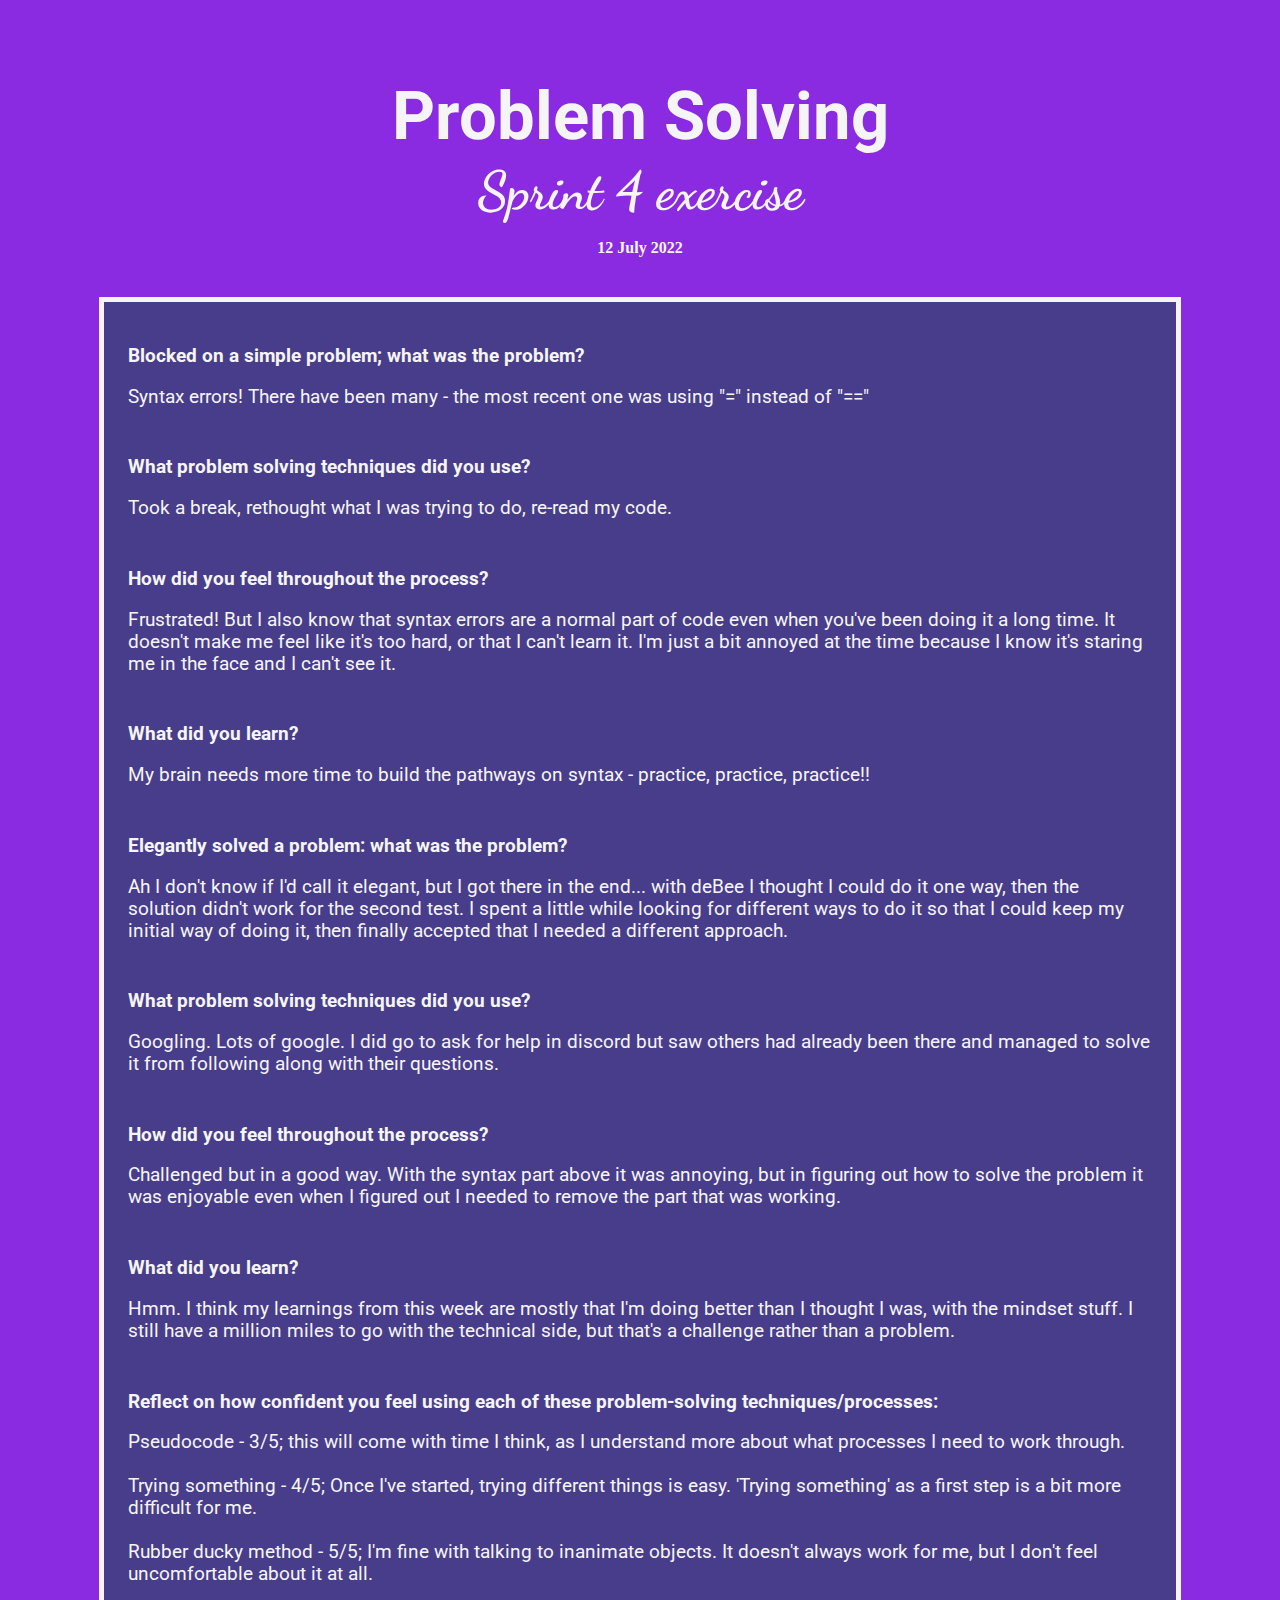
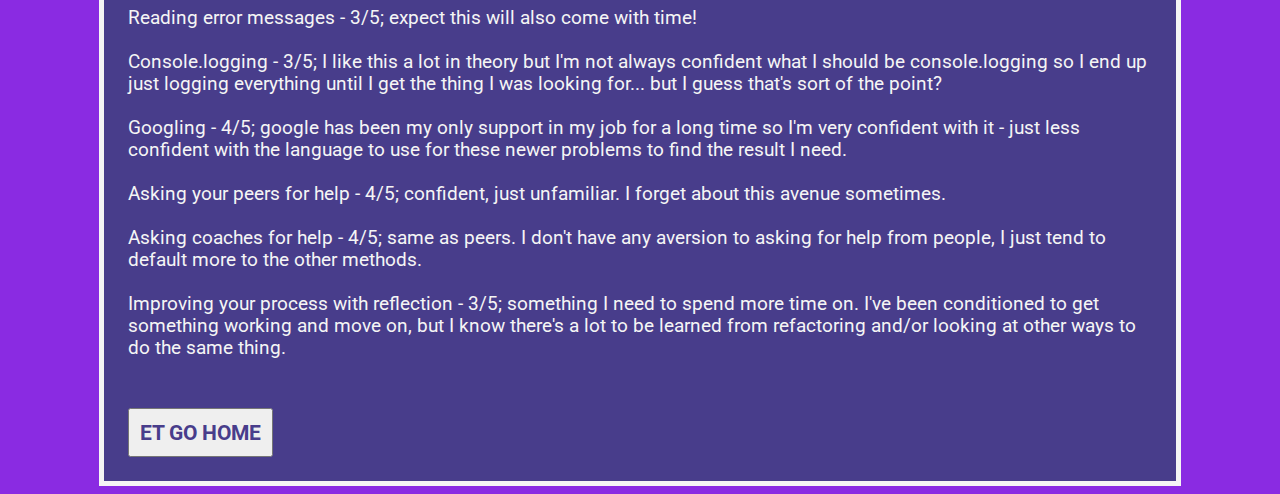
<file: blog/problem-solving.html>
<!DOCTYPE html>
<html>
  <head>
    <title>BLOG THE SEVENTH: solving all your problems</title>
    <meta name="viewport" content="width=device-width, initial-scale=1">
    <meta charset="UTF-8">
    <link href="../styles/main.css" rel="stylesheet" type="text/css">
    <link rel="preconnect" href="https://fonts.googleapis.com">
    <link rel="preconnect" href="https://fonts.gstatic.com" crossorigin>
    <link href="https://fonts.googleapis.com/css2?family=Dancing+Script&family=Roboto:wght@300&family=Rubik+Moonrocks&display=swap" rel="stylesheet">
  </head>
  
  <body>
    <main>
    <header class="blog-header">
      <h1>Problem Solving</h1>
      <h2>Sprint 4 exercise</h2>
      <h3 class="blog-date">12 July 2022</h3>
    </header>
    <article>
      
      <h3 class="blog-h3">Blocked on a simple problem; what was the problem?</h3>
      <p>
        Syntax errors! There have been many - the most recent one was using "=" instead of "=="
      </p>
      <h3 class="blog-h3">What problem solving techniques did you use?</h3>
      <p>
        Took a break, rethought what I was trying to do, re-read my code. 
      </p>
      <h3 class="blog-h3">How did you feel throughout the process?</h3>
      <p>
        Frustrated! But I also know that syntax errors are a normal part of code even when you've been doing it a long time. It doesn't make me feel like it's too hard, or that I can't learn it. I'm just a bit annoyed at the time because I know it's staring me in the face and I can't see it. 
      </p>
      <h3 class="blog-h3">What did you learn?</h3>
      <p>
        My brain needs more time to build the pathways on syntax - practice, practice, practice!!
      </p>

      <h3 class="blog-h3">Elegantly solved a problem: what was the problem?</h3>
      <p>
        Ah I don't know if I'd call it elegant, but I got there in the end... with deBee I thought I could do it one way, then the solution didn't work for the second test. I spent a little while looking for different ways to do it so that I could keep my initial way of doing it, then finally accepted that I needed a different approach. 
      </p>
      <h3 class="blog-h3">What problem solving techniques did you use?</h3>
      <p>
        Googling. Lots of google. I did go to ask for help in discord but saw others had already been there and managed to solve it from following along with their questions. 
      </p>
      <h3 class="blog-h3">How did you feel throughout the process?</h3>
      <p>
        Challenged but in a good way. With the syntax part above it was annoying, but in figuring out how to solve the problem it was enjoyable even when I figured out I needed to remove the part that was working. 
      </p>
      <h3 class="blog-h3">What did you learn?</h3>
      <p>
        Hmm. I think my learnings from this week are mostly that I'm doing better than I thought I was, with the mindset stuff. I still have a million miles to go with the technical side, but that's a challenge rather than a problem. 
      </p>

      <h3 class="blog-h3">Reflect on how confident you feel using each of these problem-solving techniques/processes:</h3>
      <p>
        Pseudocode - 3/5; this will come with time I think, as I understand more about what processes I need to work through. 
        <br><br>
        Trying something - 4/5; Once I've started, trying different things is easy. 'Trying something' as a first step is a bit more difficult for me.
        <br><br>
        Rubber ducky method - 5/5; I'm fine with talking to inanimate objects. It doesn't always work for me, but I don't feel uncomfortable about it at all. 
        <br><br>
        Reading error messages - 3/5; expect this will also come with time!
        <br><br>
        Console.logging - 3/5; I like this a lot in theory but I'm not always confident what I should be console.logging so I end up just logging everything until I get the thing I was looking for... but I guess that's sort of the point?
        <br><br>
        Googling - 4/5; google has been my only support in my job for a long time so I'm very confident with it - just less confident with the language to use for these newer problems to find the result I need.
        <br><br>
        Asking your peers for help - 4/5; confident, just unfamiliar. I forget about this avenue sometimes.
        <br><br>
        Asking coaches for help  - 4/5; same as peers. I don't have any aversion to asking for help from people, I just tend to default more to the other methods. 
        <br><br>
        Improving your process with reflection - 3/5; something I need to spend more time on. I've been conditioned to get something working and move on, but I know there's a lot to be learned from refactoring and/or looking at other ways to do the same thing.
      </p>
      
      <form action="../index.html">
        <input type="submit" value="ET GO HOME" />
      </form>
    </article>
  </main>
  </body>
</html>
</file>
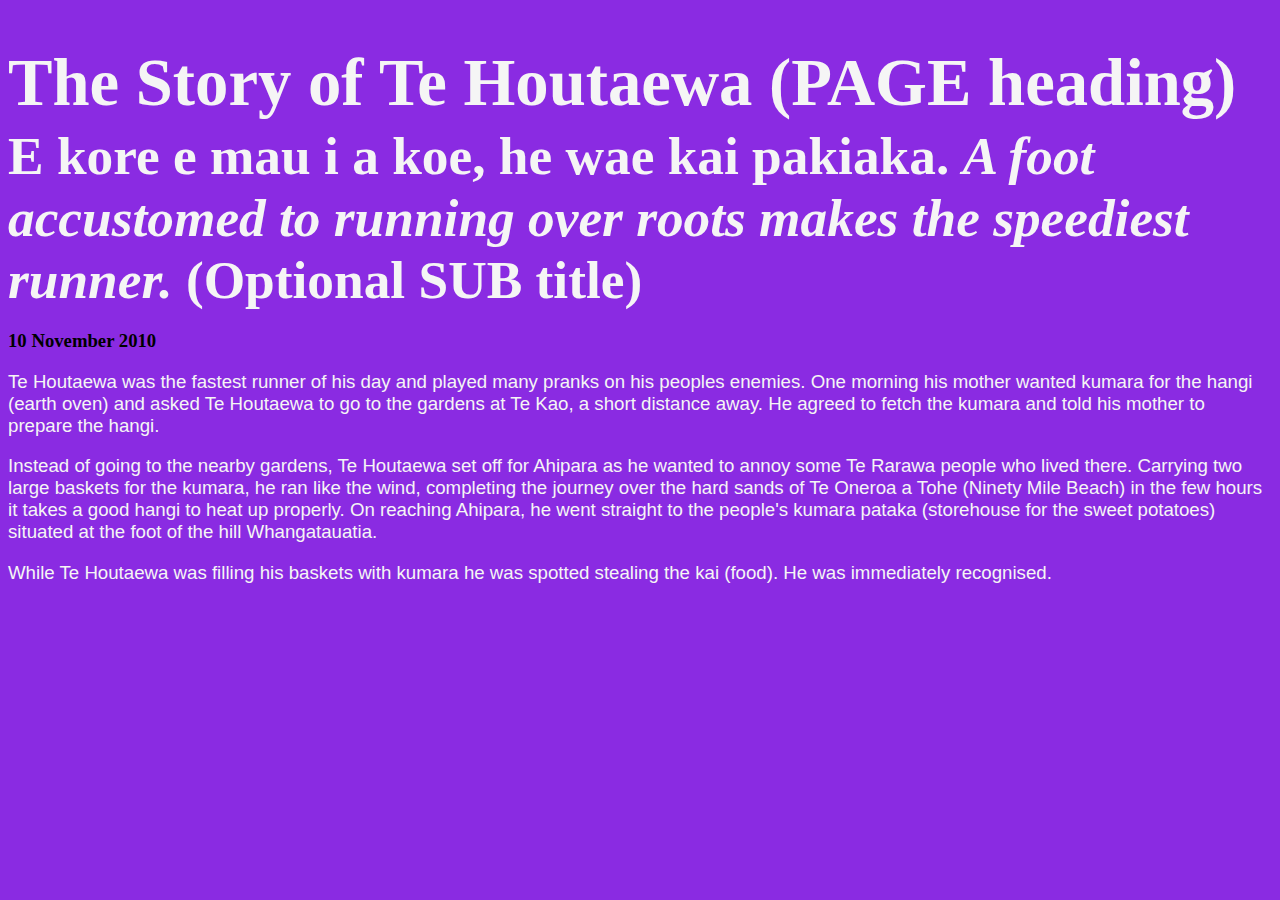
<file: blog/te-houtaewa-template.html>
<!DOCTYPE html>
<html>
  <head>
    <title>Stories and Legends (PAGE title) </title>
    <meta charset="UTF-8">
    <link href="../styles/main.css" rel="stylesheet" type="text/css">
  </head>
  
  <body>
    <h1>The Story of Te Houtaewa (PAGE heading)</h1>
    <h2>E kore e mau i a koe, he wae kai pakiaka. <em>A foot accustomed to running over roots makes the speediest runner.</em> (Optional SUB title) </h2>
    <h3>10 November 2010</h3>
    
    <p>
      Te Houtaewa was the fastest runner of his day and played many pranks on his peoples enemies. One morning his mother wanted kumara for the hangi (earth oven) and asked Te Houtaewa to go to the gardens at Te Kao, a short distance away. He agreed to fetch the kumara and told his mother to prepare the hangi.
    </p>
    <p>
      Instead of going to the nearby gardens, Te Houtaewa set off for Ahipara as he wanted to annoy some Te Rarawa people who lived there. Carrying two large baskets for the kumara, he ran like the wind, completing the journey over the hard sands of Te Oneroa a Tohe (Ninety Mile Beach) in the few hours it takes a good hangi to heat up properly. On reaching Ahipara, he went straight to the people's kumara pataka (storehouse for the sweet potatoes) situated at the foot of the hill Whangatauatia.
    </p>
    <p>
      While Te Houtaewa was filling his baskets with kumara he was spotted stealing the kai (food). He was immediately recognised.
    </p>
    
    <!-- this is a comment. -->
  
  </body>
</html>
</file>
<file: styles/main.css>
/* general styling */

body {
  background-color: blueviolet;
}

h1 {
  font-size: 50pt;
  font-family: roboto;
  color: whitesmoke;
  font-weight: bolder;
}

h2 {
  font-family: 'Dancing Script', cursive;
  font-size: 40pt;
  color: whitesmoke;
  margin-top: -40px;
  margin-bottom: 0px;
}

p {
  font-size: 14pt;
  font-family: 'Roboto', sans-serif;
  color: whitesmoke
}

li {
    font-size: 14pt;
    font-family: 'Roboto', sans-serif;
    color: whitesmoke
  }

.bold-text {
  font-weight: bold;
}

code {
  background-color: #e5e5e5;
  color: black;
  padding: 2px;
  border-radius: 3px;
}

input[type="submit" i] {
  padding: 10px;
  font-family: 'Roboto';
  font-size: 16pt;
  font-weight: bold;
  color: darkslateblue;
}

/* homepage styling */

#homepage-header {
  width: 80vw;
  padding: 1.5em;
  margin: 25vh auto 0;
  margin-top: 0px;
}

#homepage-h1 {
  font-size: 60pt;
  font-family: 'Rubik Moonrocks', cursive;
  margin-top: 0;
}

#homepage-intro {
  font-style: italic;
  font-size: 20pt;
}

#homepage-blog-links {
  background-color: darkslateblue;
  width: 80vw;
  padding: 0.5em;
  margin: 25vh auto 0;
  margin-top: 50px;
}

.blog-link {
  background-color: cornflowerblue;
  margin: 1em;
  padding: 0.75em;
  font-size: 16pt;
  font-family: 'Roboto';
  color: black;
  font-style: oblique;
}


footer p {
  font-size: 10pt !important;
  text-align: center;
}

/* blog page styling */

.blog-header {
  width: 80vw;
  padding: 1.5em;
  margin: 25vh auto 0;
  margin-top: 0px;
  text-align: center;
}

.blog-h3 {
  color: whitesmoke;
  font-family: 'Roboto';
}

.blog-date {
  color: whitesmoke;
  font-size: 12pt;
}

article {
  background-color: darkslateblue;
  width: 80vw;
  padding: 1.5em;
  margin: 25vh auto 0;
  margin-top: 0px;
  border: 5px solid whitesmoke;
}

article p {
  padding-bottom: 30px;
}

#img-box-model {
  display: block;
  margin-left: auto;
  margin-right: auto;
  margin-top: -50px;
  width: 50%;  
}

#code-box-model {
  background-color: #e5e5e5;
  padding: 5px;
  border-radius: 3px;
  width: 50%;
  float: left;
}

#img-box-model-example {
  width: 45%;
  height: auto;
  float: right;
}

#img-box-model-png {
  width: 100%;
  max-width: 429px;
  height: auto;
}

#container-code-and-image {
  height: fit-content;
  width: auto;
  margin-bottom: 1em;
  display: inline-block;
}


@media screen and (min-width: 1200px) {
  #homepage-h1 {font-size: 70pt;}
  }

@media screen and (max-device-width: 768px) {
  #homepage-h1 {font-size: 40pt}
  h2 {font-size: 34pt}
  p {font-size: 12pt}
  .blog-link {font-size: 12pt}
  #homepage-blog-links {margin-top: 10px}
  }
  
  @media screen and (max-device-width:320px) {
  #homepage-h1 {font-size: 40pt}
  h2 {font-size: 25pt}
  p {font-size: 12pt}
  .blog-link {padding: 0.5em}
  #homepage-blog-links {margin-top: 0px}
  }
</file>
